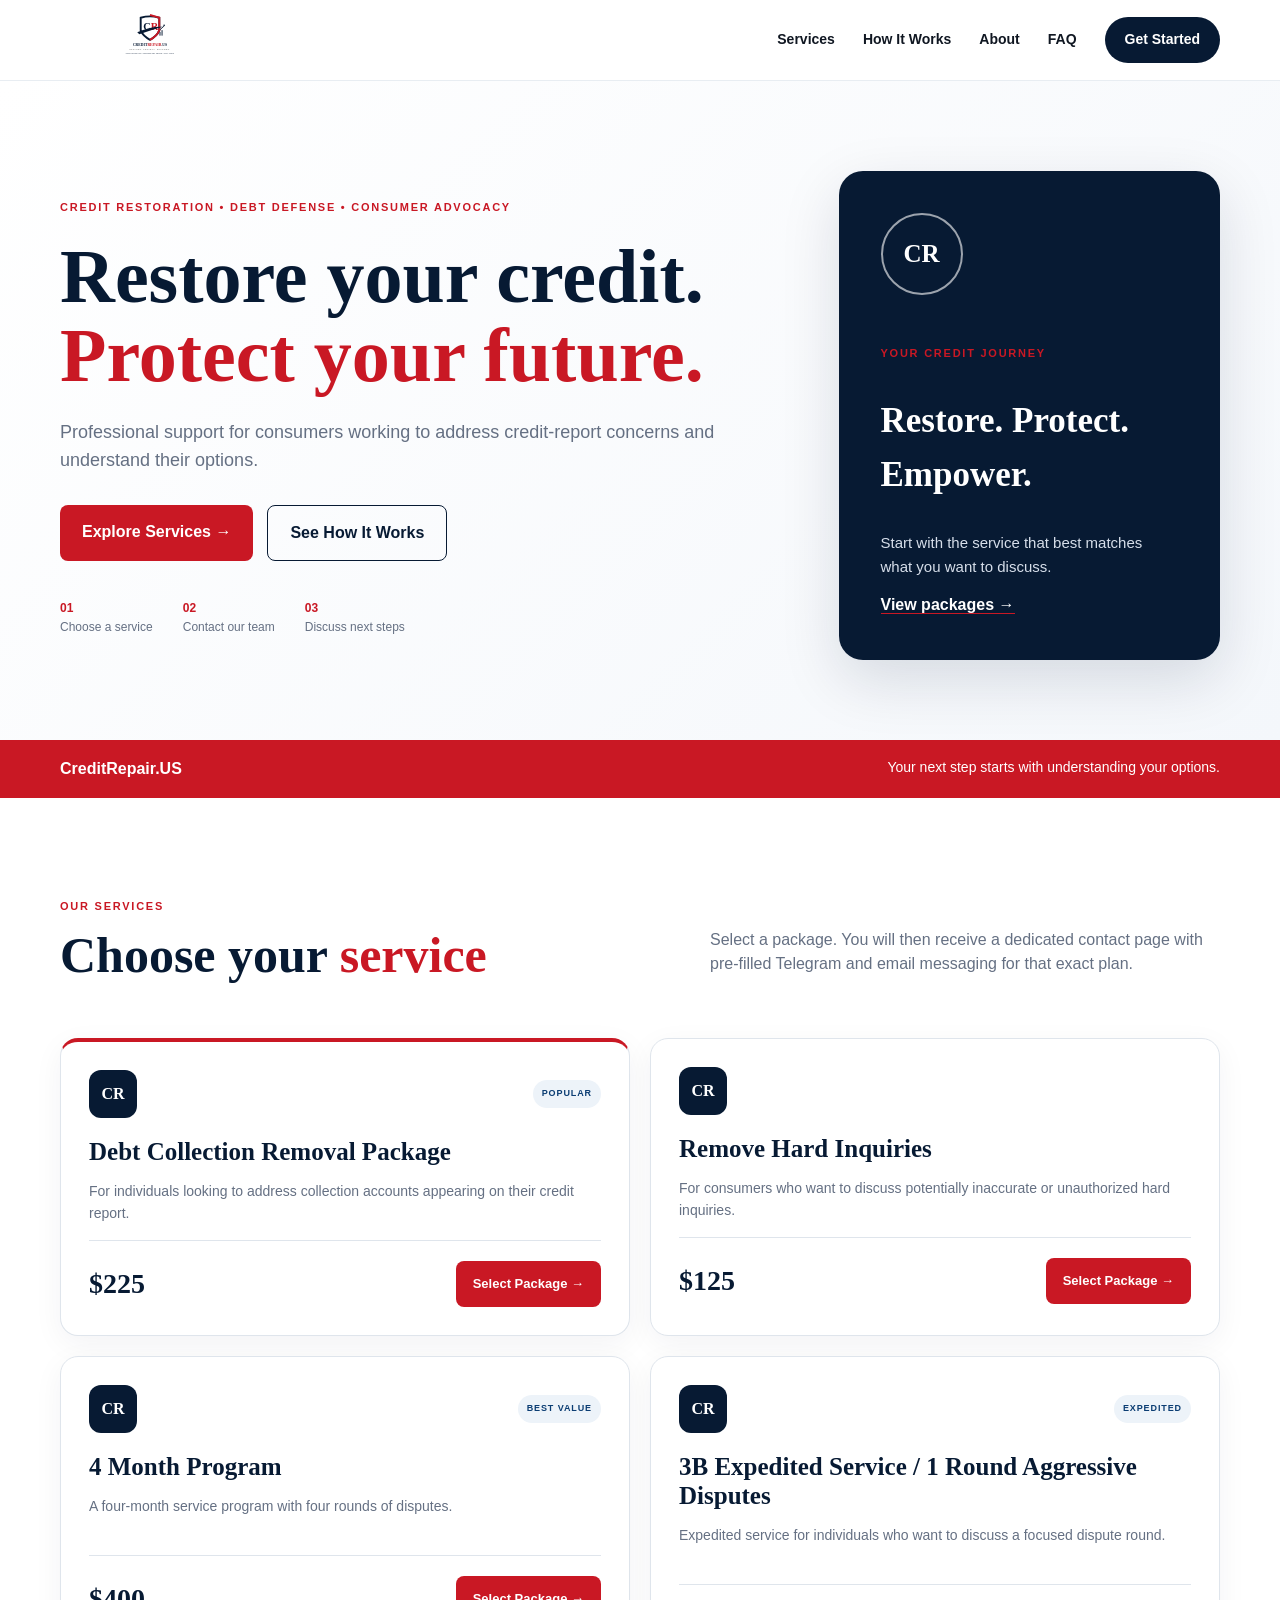
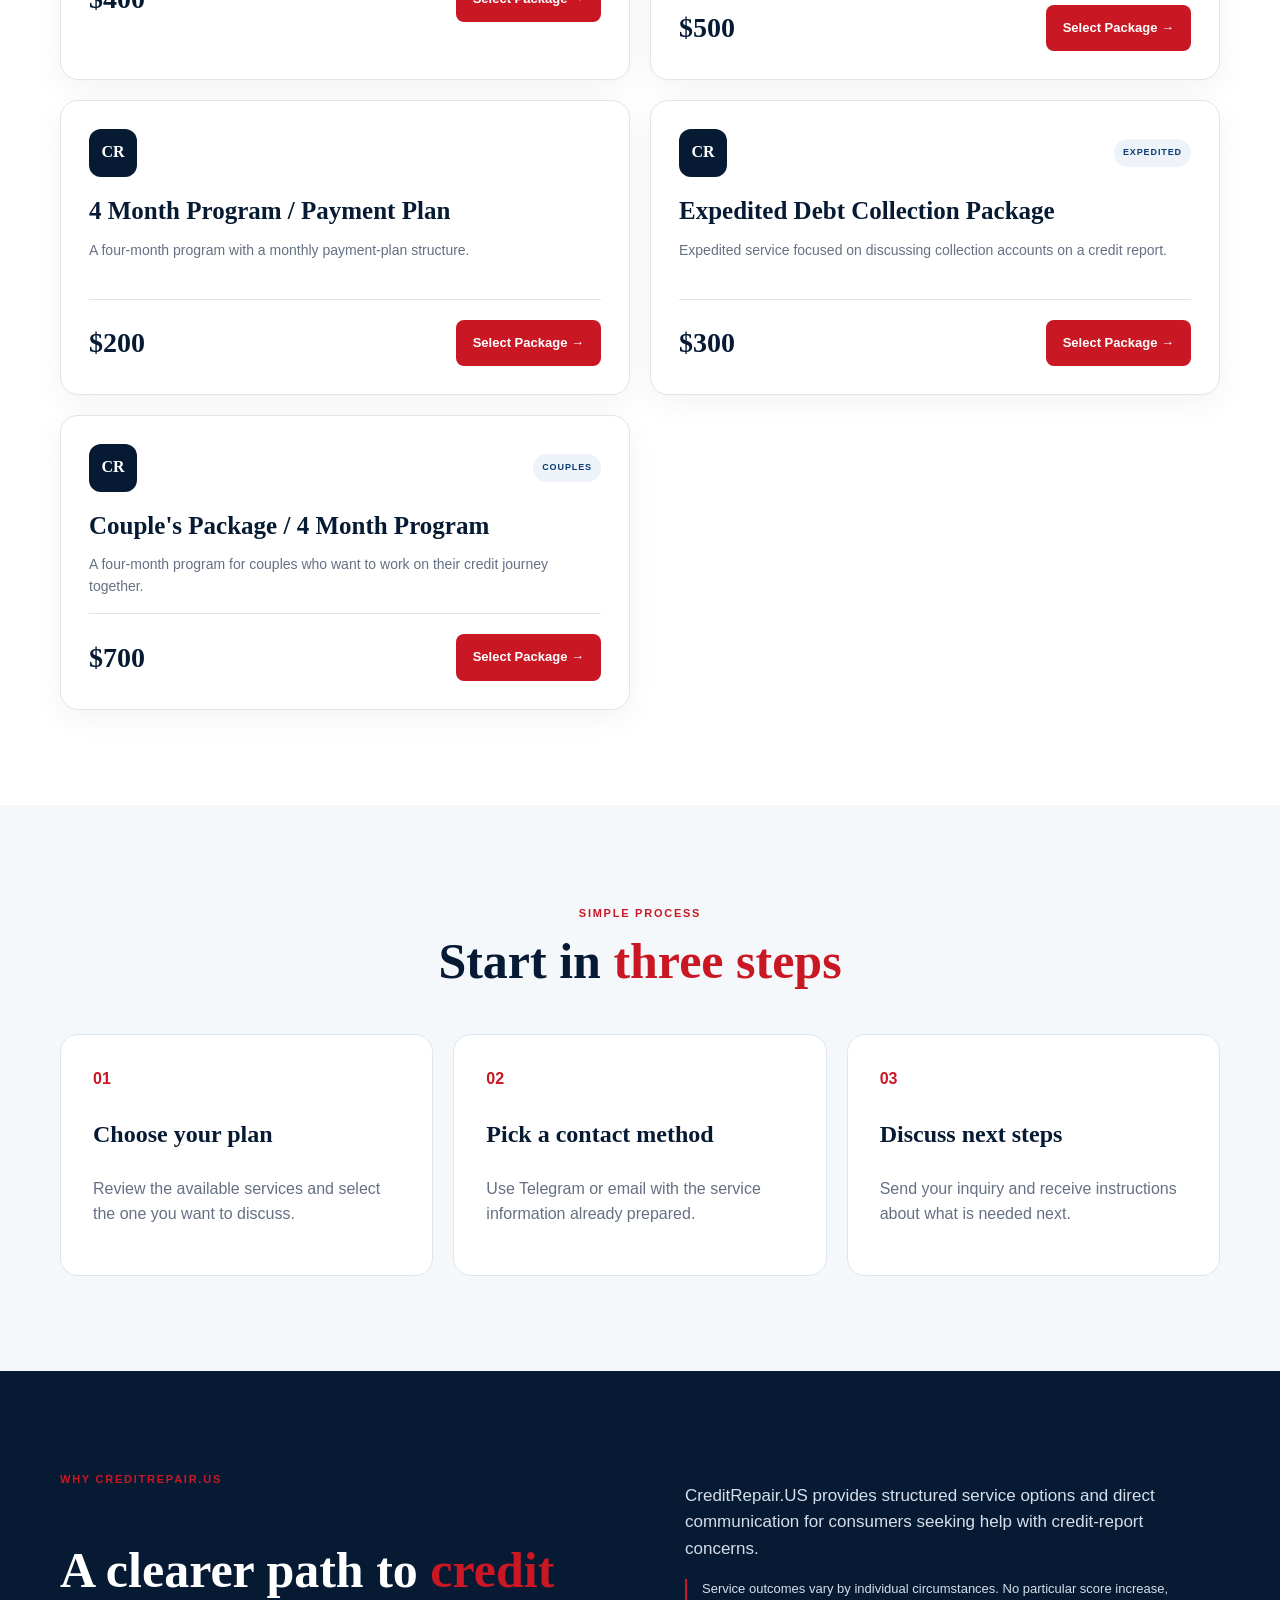
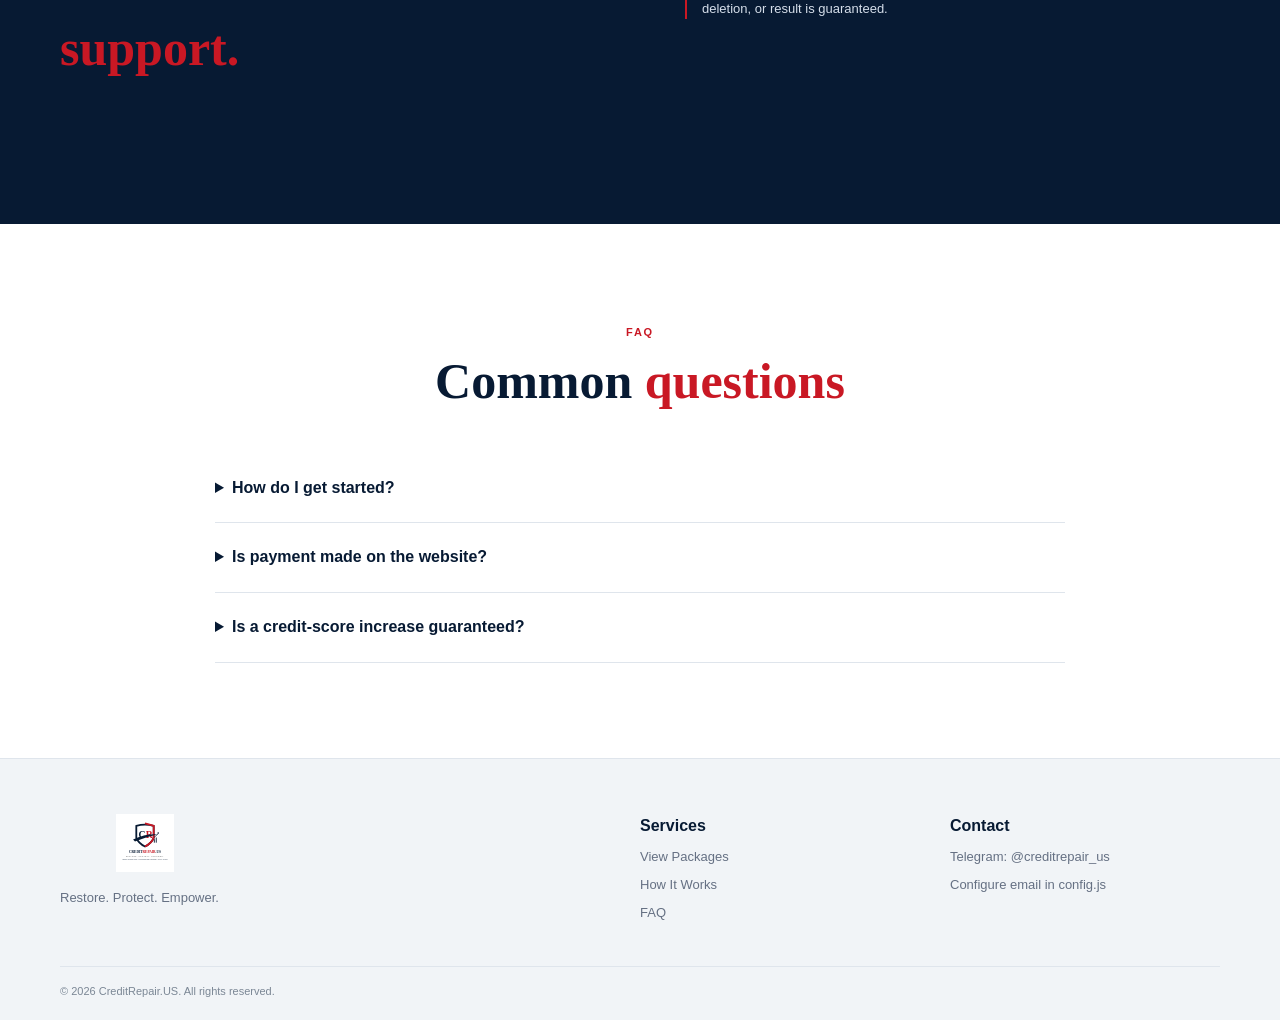
<file: index.html>
<!DOCTYPE html><html lang="en"><head><meta charset="UTF-8"><meta name="viewport" content="width=device-width,initial-scale=1"><meta name="description" content="CreditRepair.US — Credit Restoration, Consumer Debt Defense and Consumer Advocacy"><title>CreditRepair.US | Restore. Protect. Empower.</title><link rel="stylesheet" href="styles.css"><script>window.va=window.va||function(){(window.vaq=window.vaq||[]).push(arguments)};</script><script defer src="https://cdn.vercel-insights.com/v1/script.js"></script></head><body><header class="site-header"><div class="container nav-wrap"><a class="brand" href="index.html"><img src="assets/logo.svg" alt="CreditRepair.US logo"></a><button class="menu-toggle" aria-label="Open navigation">☰</button><nav class="nav"><a href="#services">Services</a><a href="#process">How It Works</a><a href="#about">About</a><a href="#faq">FAQ</a><a class="nav-cta" href="#services">Get Started</a></nav></div></header><main><section class="hero"><div class="container hero-grid"><div><span class="eyebrow">CREDIT RESTORATION • DEBT DEFENSE • CONSUMER ADVOCACY</span><h1>Restore your credit.<br><span>Protect your future.</span></h1><p>Professional support for consumers working to address credit-report concerns and understand their options.</p><div class="hero-actions"><a class="btn btn-primary" href="#services">Explore Services →</a><a class="btn btn-outline" href="#process">See How It Works</a></div><div class="trust-row"><div><strong>01</strong><span>Choose a service</span></div><div><strong>02</strong><span>Contact our team</span></div><div><strong>03</strong><span>Discuss next steps</span></div></div></div><div class="hero-card"><div class="shield-ring">CR</div><span class="mini-label">YOUR CREDIT JOURNEY</span><h2>Restore. Protect. Empower.</h2><p>Start with the service that best matches what you want to discuss.</p><a href="#services" class="text-link">View packages →</a></div></div></section><section class="statement"><div class="container statement-inner"><strong>CreditRepair.US</strong><span>Your next step starts with understanding your options.</span></div></section><section id="services" class="section"><div class="container"><div class="section-heading"><div><span class="eyebrow">OUR SERVICES</span><h2>Choose your <span>service</span></h2></div><p>Select a package. You will then receive a dedicated contact page with pre-filled Telegram and email messaging for that exact plan.</p></div><div id="plans" class="plans-grid"></div></div></section><section id="process" class="section process-section"><div class="container"><div class="section-heading centered"><span class="eyebrow">SIMPLE PROCESS</span><h2>Start in <span>three steps</span></h2></div><div class="process-grid"><article><b>01</b><h3>Choose your plan</h3><p>Review the available services and select the one you want to discuss.</p></article><article><b>02</b><h3>Pick a contact method</h3><p>Use Telegram or email with the service information already prepared.</p></article><article><b>03</b><h3>Discuss next steps</h3><p>Send your inquiry and receive instructions about what is needed next.</p></article></div></div></section><section id="about" class="section about-section"><div class="container about-grid"><div><span class="eyebrow">WHY CREDITREPAIR.US</span><h2>A clearer path to <span>credit support.</span></h2></div><div><p>CreditRepair.US provides structured service options and direct communication for consumers seeking help with credit-report concerns.</p><p class="small-note">Service outcomes vary by individual circumstances. No particular score increase, deletion, or result is guaranteed.</p></div></div></section><section id="faq" class="section"><div class="container narrow"><div class="section-heading centered"><span class="eyebrow">FAQ</span><h2>Common <span>questions</span></h2></div><details><summary>How do I get started?</summary><p>Choose a service, then use Telegram or email on the contact page to send an inquiry about that plan.</p></details><details><summary>Is payment made on the website?</summary><p>This version is an inquiry flow and does not process payment. Your selected service is sent to the business for follow-up.</p></details><details><summary>Is a credit-score increase guaranteed?</summary><p>No. Outcomes depend on individual circumstances and the information being reviewed.</p></details></div></section></main><footer><div class="container footer-grid"><div><img src="assets/logo.svg" alt="CreditRepair.US logo" class="footer-logo"><p>Restore. Protect. Empower.</p></div><div><strong>Services</strong><a href="#services">View Packages</a><a href="#process">How It Works</a><a href="#faq">FAQ</a></div><div><strong>Contact</strong><p>Telegram: @creditrepair_us</p><p>Configure email in config.js</p></div></div><div class="container footer-bottom">© 2026 CreditRepair.US. All rights reserved.</div></footer><script src="config.js"></script><script src="app.js"></script></body></html>
</file>
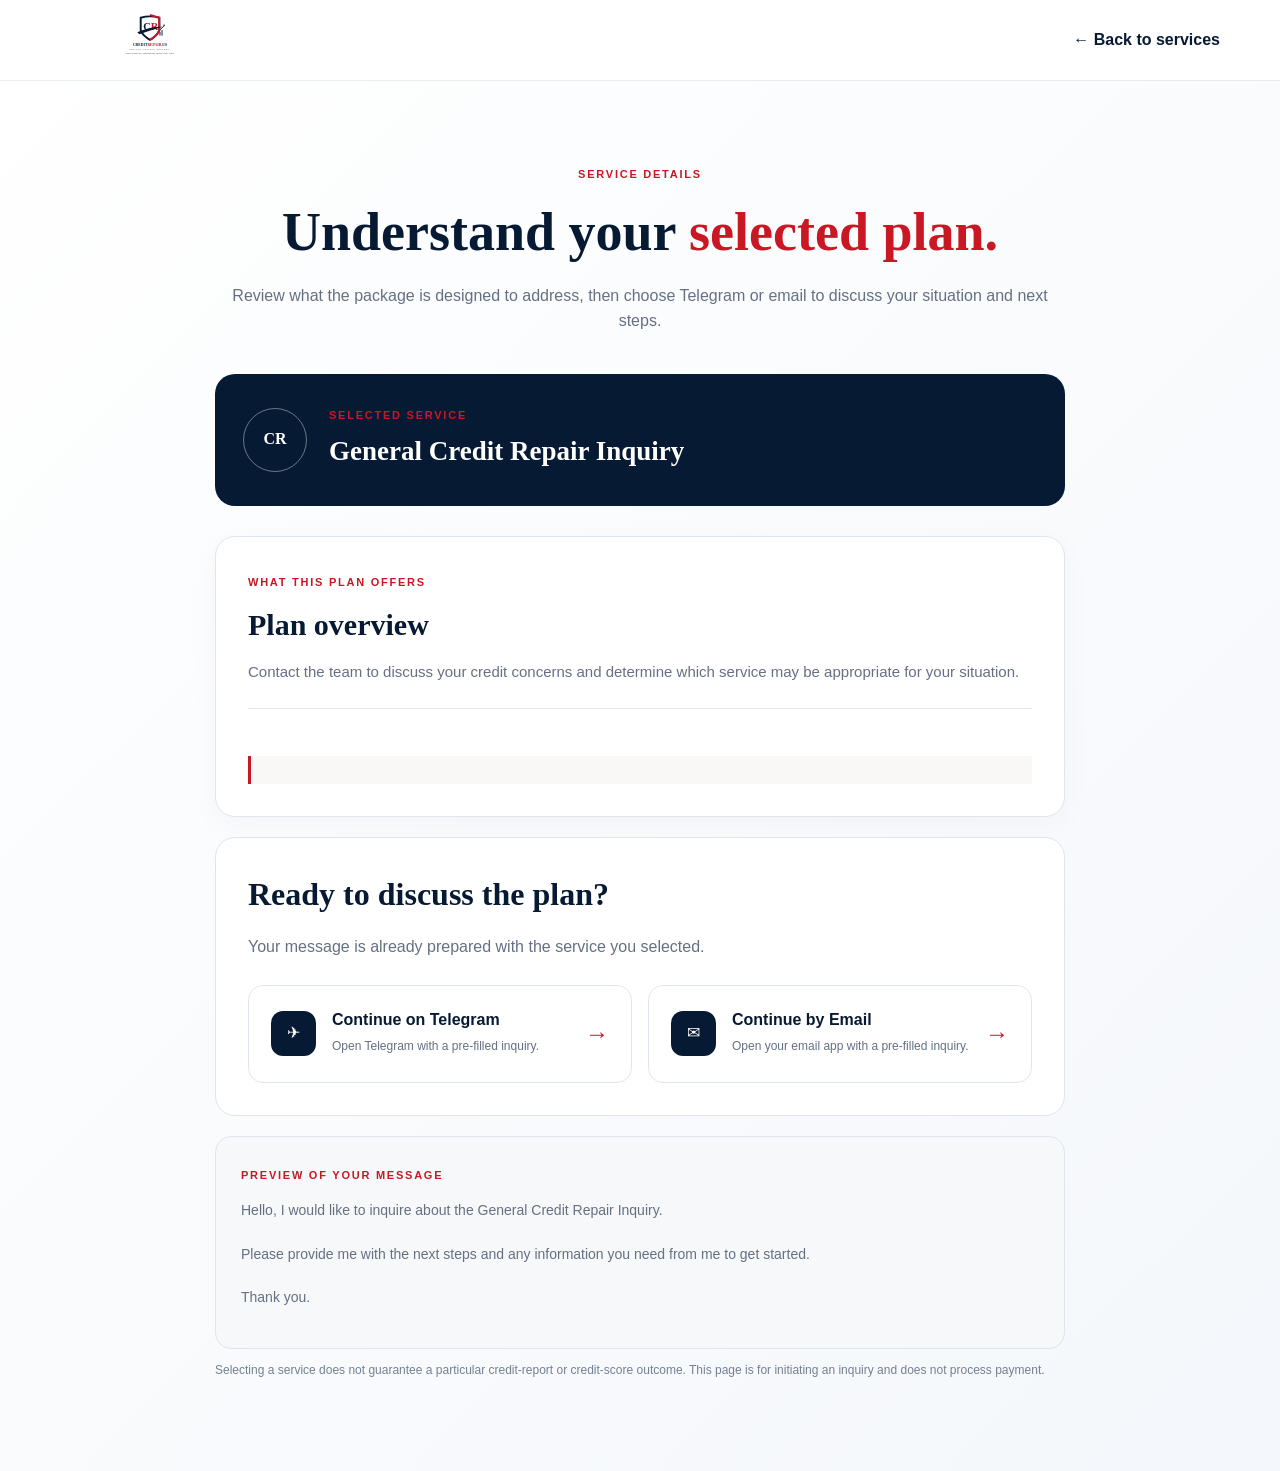
<file: contact.html>
<!DOCTYPE html><html lang="en"><head><meta charset="UTF-8"><meta name="viewport" content="width=device-width,initial-scale=1"><title>Service Details | CreditRepair.US</title><link rel="stylesheet" href="styles.css"><script>window.va=window.va||function(){(window.vaq=window.vaq||[]).push(arguments)};</script><script defer src="https://cdn.vercel-insights.com/v1/script.js"></script></head><body class="contact-page"><header class="site-header"><div class="container nav-wrap"><a class="brand" href="index.html"><img src="assets/logo.svg" alt="CreditRepair.US logo"></a><a class="back-link" href="index.html#services">← Back to services</a></div></header><main class="contact-main"><div class="container contact-container"><div class="contact-intro"><span class="eyebrow">SERVICE DETAILS</span><h1>Understand your <span>selected plan.</span></h1><p>Review what the package is designed to address, then choose Telegram or email to discuss your situation and next steps.</p></div><section class="selected-card"><div class="selected-icon">CR</div><div><span class="mini-label">SELECTED SERVICE</span><h2 id="selectedPlan">Loading…</h2><div id="selectedPrice"></div></div></section><section class="package-details"><div><span class="mini-label">WHAT THIS PLAN OFFERS</span><h2 id="detailTitle">Plan overview</h2><p id="detailDescription"></p></div><div class="detail-points" id="detailPoints"></div><p class="detail-note" id="detailNote"></p></section><section class="contact-options"><h2>Ready to discuss the plan?</h2><p class="contact-subtitle">Your message is already prepared with the service you selected.</p><div class="contact-grid"><a id="telegramBtn" class="contact-option" target="_blank" rel="noopener"><div class="contact-icon">✈</div><div><h3>Continue on Telegram</h3><p>Open Telegram with a pre-filled inquiry.</p></div><span>→</span></a><a id="emailBtn" class="contact-option"><div class="contact-icon">✉</div><div><h3>Continue by Email</h3><p>Open your email app with a pre-filled inquiry.</p></div><span>→</span></a></div><p id="emailWarning" class="warning" hidden>Configure the business email in config.js before publishing.</p></section><div class="message-preview"><span class="mini-label">PREVIEW OF YOUR MESSAGE</span><p id="messagePreview"></p></div><p class="legal-note">Selecting a service does not guarantee a particular credit-report or credit-score outcome. This page is for initiating an inquiry and does not process payment.</p></div></main><script src="config.js"></script><script src="contact.js"></script></body></html>
</file>
<file: styles.css>
:root{--navy:#071a33;--blue:#0b3d73;--red:#c91824;--ink:#101722;--muted:#657083;--line:#dfe5ec;--soft:#f5f8fb}*{box-sizing:border-box}html{scroll-behavior:smooth}body{margin:0;color:var(--ink);background:#fff;font-family:Arial,Helvetica,sans-serif;line-height:1.55}a{text-decoration:none;color:inherit}.container{width:min(1160px,calc(100% - 40px));margin:auto}.site-header{position:sticky;top:0;z-index:20;background:rgba(255,255,255,.96);border-bottom:1px solid #e8edf2}.nav-wrap{height:80px;display:flex;align-items:center;justify-content:space-between}.brand img{width:180px;height:62px;object-fit:contain}.nav{display:flex;gap:28px;align-items:center;font-weight:700;font-size:14px}.nav a:hover{color:var(--red)}.nav-cta{background:var(--navy);color:#fff!important;padding:12px 20px;border-radius:999px}.menu-toggle{display:none;border:0;background:none;font-size:28px;color:var(--navy)}.hero{padding:90px 0 80px;background:linear-gradient(135deg,#fff,#f4f7fb);overflow:hidden}.hero-grid{display:grid;grid-template-columns:1.3fr .7fr;gap:70px;align-items:center}.eyebrow,.mini-label{font-size:11px;letter-spacing:.16em;font-weight:800;color:var(--red)}h1,h2,h3{font-family:Georgia,'Times New Roman',serif;color:var(--navy)}h1{font-size:clamp(48px,6vw,76px);line-height:1.04;margin:18px 0 24px}h1 span,h2 span{color:var(--red)}.hero p{color:var(--muted);font-size:18px;max-width:680px}.hero-actions{display:flex;gap:14px;margin:30px 0 38px;flex-wrap:wrap}.btn{padding:15px 22px;border-radius:8px;font-weight:700}.btn-primary{background:var(--red);color:#fff}.btn-outline{border:1px solid var(--navy);color:var(--navy)}.trust-row{display:flex;gap:30px;flex-wrap:wrap}.trust-row div{display:flex;flex-direction:column}.trust-row strong{color:var(--red);font-size:12px}.trust-row span{font-size:12px;color:var(--muted)}.hero-card{background:var(--navy);color:#fff;padding:42px;border-radius:24px;box-shadow:0 20px 60px #071a3322}.shield-ring{width:82px;height:82px;border:2px solid #ffffff99;border-radius:50%;display:grid;place-items:center;font-family:Georgia,serif;font-weight:700;font-size:25px;margin-bottom:45px}.hero-card h2{color:#fff;font-size:35px}.hero-card p{color:#d6deea;font-size:15px}.text-link{color:#fff;font-weight:700;border-bottom:1px solid var(--red)}.statement{background:var(--red);color:#fff}.statement-inner{display:flex;justify-content:space-between;padding:17px 0;gap:20px}.statement-inner span{font-size:14px}.section{padding:95px 0}.section-heading{display:flex;justify-content:space-between;align-items:end;gap:50px;margin-bottom:45px}.section-heading h2{font-size:50px;line-height:1.1;margin:10px 0}.section-heading>p{max-width:510px;color:var(--muted)}.centered{display:block;text-align:center}.plans-grid{display:grid;grid-template-columns:repeat(2,1fr);gap:20px}.plan-card{border:1px solid var(--line);border-radius:18px;padding:28px;background:#fff;box-shadow:0 8px 30px #071a330d}.plan-card.featured{border-top:4px solid var(--red)}.plan-top,.plan-bottom{display:flex;justify-content:space-between;align-items:center;gap:15px}.plan-icon{width:48px;height:48px;border-radius:12px;background:var(--navy);color:#fff;display:grid;place-items:center;font-family:Georgia,serif;font-weight:700}.plan-tag{font-size:9px;letter-spacing:.1em;font-weight:800;background:#edf3f9;color:var(--blue);padding:7px 9px;border-radius:999px}.plan-card h3{font-size:25px;line-height:1.15;margin:20px 0 8px}.plan-card p{color:var(--muted);font-size:14px;min-height:45px}.plan-bottom{border-top:1px solid var(--line);padding-top:20px}.plan-bottom strong{font-family:Georgia,serif;font-size:28px;color:var(--navy)}.plan-btn{background:var(--red);color:#fff;padding:13px 17px;border-radius:8px;font-weight:700;font-size:13px}.process-section{background:var(--soft)}.process-grid{display:grid;grid-template-columns:repeat(3,1fr);gap:20px}.process-grid article{background:#fff;border:1px solid var(--line);padding:32px;border-radius:18px}.process-grid b{color:var(--red)}.process-grid h3{font-size:24px}.process-grid p,.about-grid p{color:var(--muted)}.about-section{background:var(--navy)}.about-grid{display:grid;grid-template-columns:1fr 1fr;gap:90px}.about-grid h2{color:#fff;font-size:50px}.about-grid p{color:#d5deea;font-size:17px}.small-note{font-size:13px!important;border-left:2px solid var(--red);padding-left:15px}.narrow{max-width:850px}.faq-section{background:#fff}details{border-bottom:1px solid var(--line);padding:22px 0}summary{font-weight:700;color:var(--navy);cursor:pointer}details p{color:var(--muted)}footer{background:#f1f4f7;padding:55px 0 20px;border-top:1px solid var(--line)}.footer-grid{display:grid;grid-template-columns:2fr 1fr 1fr;gap:40px}.footer-logo{width:170px;height:58px;object-fit:contain}.footer-grid strong{color:var(--navy)}.footer-grid a,.footer-grid p{font-size:13px;color:var(--muted);display:block;margin:8px 0}.footer-bottom{border-top:1px solid var(--line);margin-top:35px;padding-top:16px;color:#7b8795;font-size:11px}.contact-page{background:linear-gradient(135deg,#fff,#f4f7fb)}.back-link{font-weight:700;color:var(--navy)}.contact-main{padding:80px 0}.contact-container{max-width:850px}.contact-intro{text-align:center;margin-bottom:40px}.contact-intro h1{font-size:54px}.contact-intro p{color:var(--muted)}.selected-card{display:flex;gap:22px;align-items:center;background:var(--navy);color:#fff;padding:28px;border-radius:20px;margin-bottom:30px}.selected-icon{width:64px;height:64px;border:1px solid #ffffff66;border-radius:50%;display:grid;place-items:center;font-family:Georgia,serif;font-weight:700}.selected-card h2{color:#fff;margin:5px 0;font-size:27px}.package-details{background:#fff;border:1px solid var(--line);border-radius:20px;padding:32px;margin-bottom:20px;box-shadow:0 8px 30px #071a3308}.package-details h2{font-size:30px;margin:8px 0 12px}.package-details>div:first-child>p{color:var(--muted);margin:0 0 24px;font-size:15px}.detail-points{display:grid;grid-template-columns:1fr 1fr;gap:12px;border-top:1px solid var(--line);padding-top:22px}.detail-point{display:flex;gap:10px;align-items:flex-start}.detail-point span{flex:0 0 auto;width:24px;height:24px;border-radius:50%;background:#eef4f9;color:var(--blue);display:grid;place-items:center;font-weight:800;font-size:12px}.detail-point p{margin:1px 0 0;color:var(--ink);font-size:13px}.detail-note{margin:25px 0 0;padding:14px 16px;border-left:3px solid var(--red);background:#faf7f7;color:var(--muted);font-size:12px}.contact-options{background:#fff;border:1px solid var(--line);border-radius:20px;padding:32px}.contact-options h2{font-size:32px;margin:0}.contact-subtitle{color:var(--muted)}.contact-grid{display:grid;grid-template-columns:1fr 1fr;gap:16px;margin-top:25px}.contact-option{border:1px solid var(--line);border-radius:15px;padding:22px;display:grid;grid-template-columns:auto 1fr auto;gap:16px;align-items:center}.contact-icon{width:45px;height:45px;border-radius:12px;background:var(--navy);color:#fff;display:grid;place-items:center}.contact-option h3{font-family:Arial;font-size:16px;margin:0}.contact-option p{font-size:12px;color:var(--muted);margin:4px 0}.contact-option>span{font-size:24px;color:var(--red)}.message-preview{margin-top:20px;background:#f6f8fa;border:1px solid var(--line);padding:25px;border-radius:16px}.message-preview p{white-space:pre-line;color:var(--muted);font-size:14px}.legal-note,.warning{font-size:12px;color:#748092}.warning{background:#fff6e5;border:1px solid #f0d49b;padding:12px;border-radius:8px}@media(max-width:850px){.nav{display:none;position:absolute;top:80px;left:0;right:0;background:#fff;padding:20px;flex-direction:column;align-items:stretch;border-bottom:1px solid var(--line)}.nav.open{display:flex}.menu-toggle{display:block}.hero-grid,.about-grid{grid-template-columns:1fr}.hero-card{max-width:600px}.section-heading{display:block}.plans-grid,.process-grid{grid-template-columns:1fr}.footer-grid{grid-template-columns:1fr 1fr}.detail-points{grid-template-columns:1fr}}@media(max-width:560px){.container{width:calc(100% - 28px)}.nav-wrap{height:72px}.brand img{width:155px;height:54px}.nav{top:72px}.hero{padding:60px 0}.hero h1{font-size:46px}.section{padding:70px 0}.section-heading h2,.about-grid h2{font-size:39px}.statement-inner{display:block}.plan-bottom{align-items:stretch;flex-direction:column}.plan-btn{text-align:center}.contact-main{padding:55px 0}.contact-intro h1{font-size:42px}.contact-grid{grid-template-columns:1fr}.footer-grid{grid-template-columns:1fr}.package-details{padding:24px}.detail-points{grid-template-columns:1fr}}
</file>
